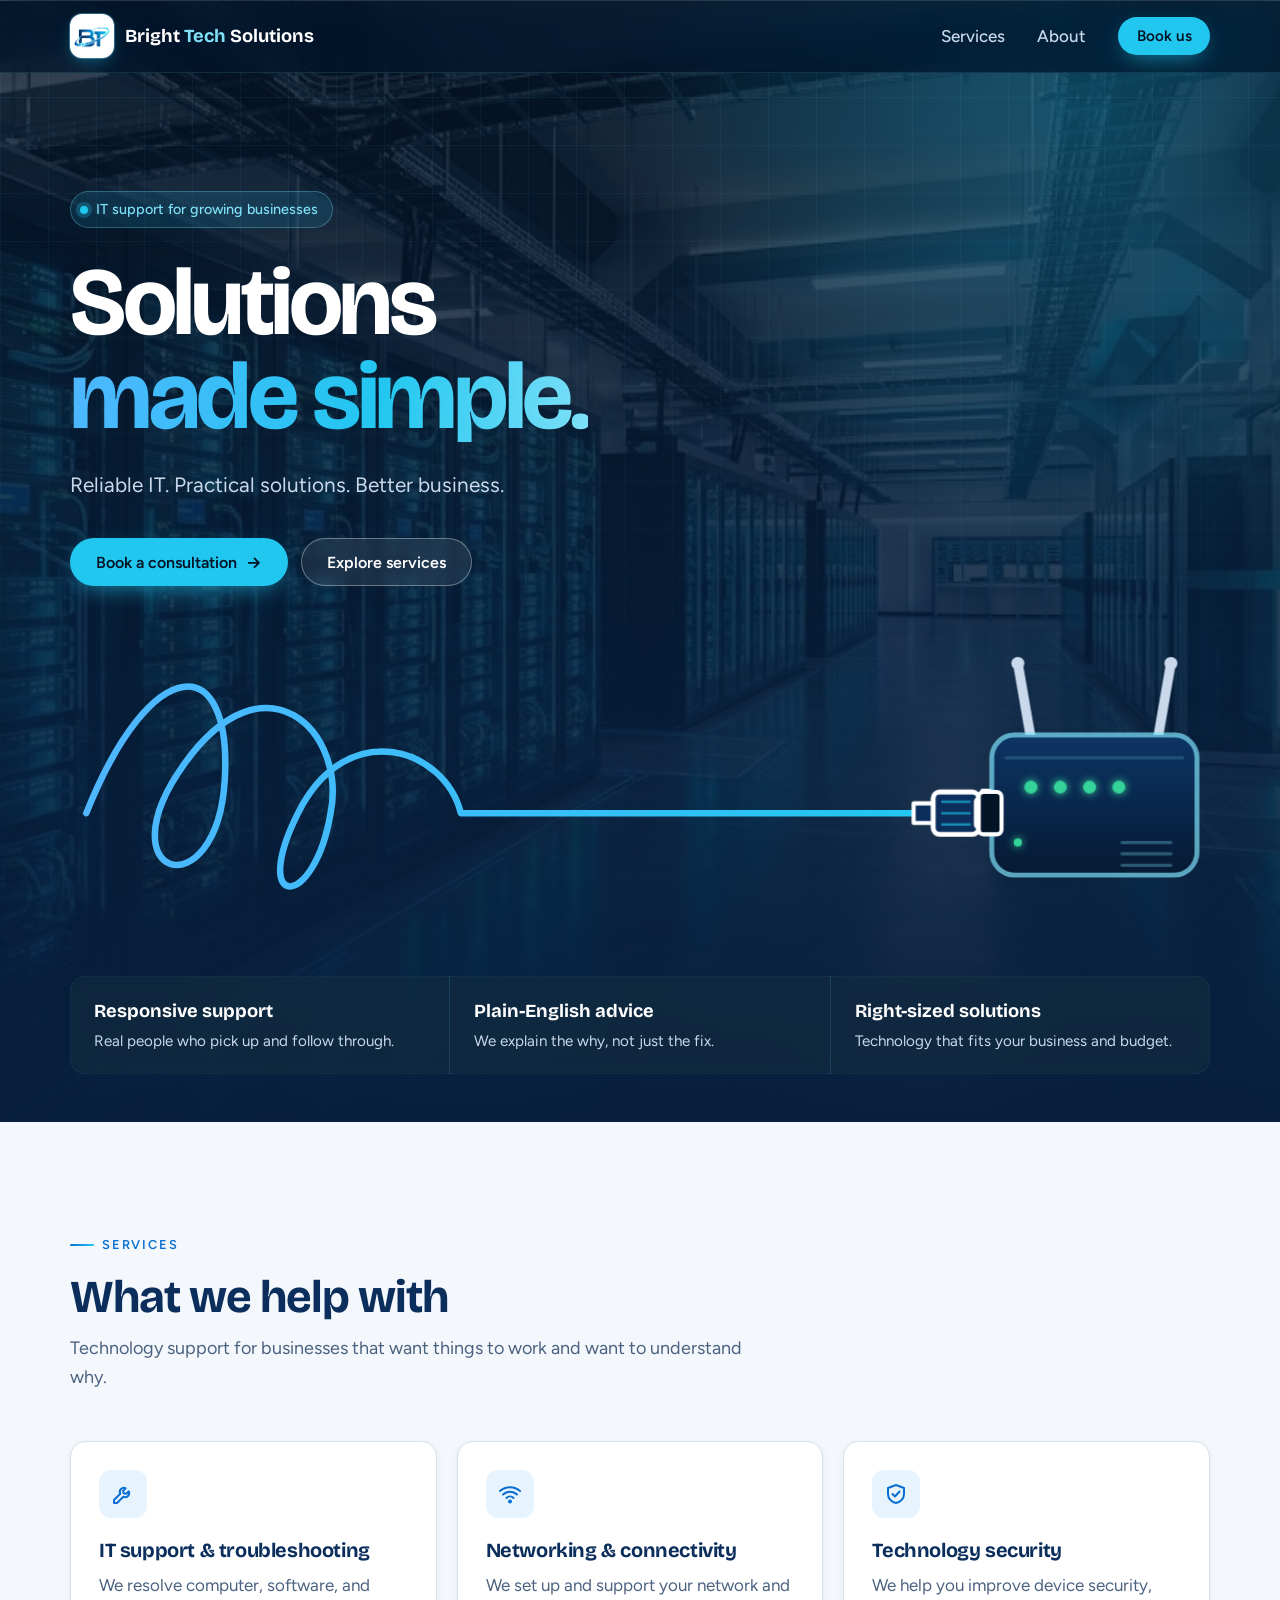
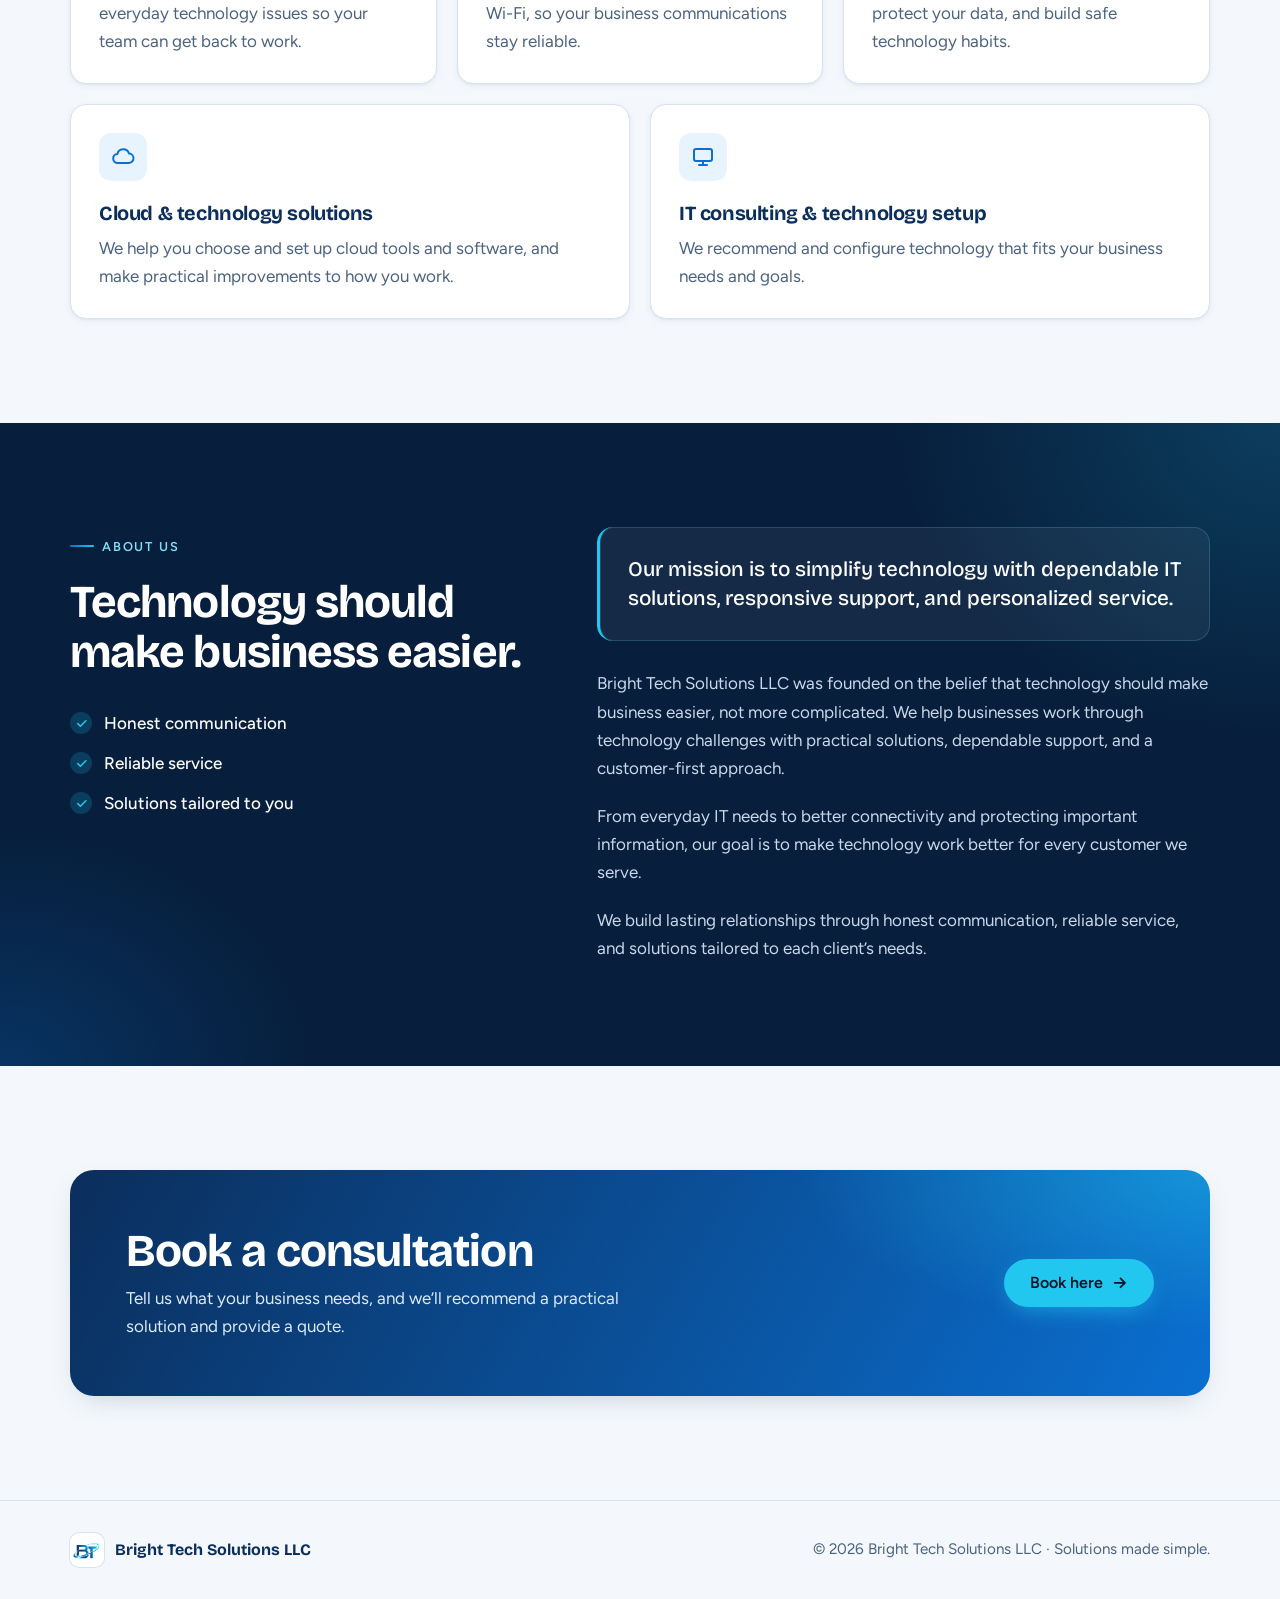
<file: index.html>
<!DOCTYPE html>
<html lang="en">
<head>
  <meta charset="UTF-8">
  <meta name="viewport" content="width=device-width, initial-scale=1">
  <title>Bright Tech Solutions LLC | Solutions Made Simple</title>
  <meta name="description" content="Bright Tech Solutions LLC delivers simple, reliable IT support, networking, security, and cloud solutions for businesses.">
  <meta name="theme-color" content="#041427">
  <link rel="icon" type="image/png" href="Images/Bright_Tech_Solutions_Logo-removebg-preview.png">
  <link rel="preconnect" href="https://fonts.googleapis.com">
  <link rel="preconnect" href="https://fonts.gstatic.com" crossorigin>
  <link href="https://fonts.googleapis.com/css2?family=Bricolage+Grotesque:opsz,wght@12..96,500;12..96,700&family=Figtree:wght@400;500;600&display=swap" rel="stylesheet">
  <link rel="stylesheet" href="css/styles.css">
  <script>document.documentElement.classList.add("js");</script>
</head>
<body>

  <nav class="site-nav" aria-label="Main">
    <div class="wrap">
      <a class="brand" href="#top">
        <span class="brand-mark"><img src="Images/Bright_Tech_Solutions_Logo-removebg-preview.png" alt="" aria-hidden="true"></span>
        <span>Bright <b>Tech</b> Solutions</span>
      </a>
      <ul class="nav-links">
        <li><a href="#services">Services</a></li>
        <li class="hide-sm"><a href="#about">About</a></li>
        <li><a class="btn btn-accent" href="quote.html">Book us</a></li>
      </ul>
    </div>
  </nav>

  <header class="hero" id="top">
    <div class="wrap hero-inner">
      <p class="badge"><span class="dot" aria-hidden="true"></span>IT support for growing businesses</p>
      <h1>Solutions<br><span class="gradient-text">made simple.</span></h1>
      <p class="tagline">Reliable IT. Practical solutions. Better business.</p>
      <div class="hero-actions">
        <a class="btn btn-accent" href="quote.html">
          Book a consultation
          <svg viewBox="0 0 24 24" fill="none" stroke="currentColor" stroke-width="2.5" stroke-linecap="round" stroke-linejoin="round" aria-hidden="true"><path d="M5 12h14M13 6l6 6-6 6"/></svg>
        </a>
        <a class="btn btn-ghost" href="#services">Explore services</a>
      </div>

      <svg class="line" viewBox="0 0 700 180" role="img" aria-label="A tangled network cable straightens, then its connector plugs into a router's LAN port, the link lights turn green and the router starts broadcasting Wi-Fi">
        <defs>
          <linearGradient id="cable" x1="0" x2="1" y1="0" y2="0">
            <stop offset="0" stop-color="#4fb6ff"/>
            <stop offset="1" stop-color="#22c7f0"/>
          </linearGradient>
          <linearGradient id="router-body" x1="0" x2="0" y1="0" y2="1">
            <stop offset="0" stop-color="#0d3566"/>
            <stop offset="1" stop-color="#061a33"/>
          </linearGradient>
          <filter id="led-glow" x="-200%" y="-200%" width="500%" height="500%">
            <feGaussianBlur stdDeviation="2.5" result="b"/>
            <feMerge><feMergeNode in="b"/><feMergeNode in="SourceGraphic"/></feMerge>
          </filter>
        </defs>

        <!-- Cable -->
        <path class="path" pathLength="1" d="M10 110 C 50 10, 100 10, 95 90 C 90 170, 20 150, 70 80 C 120 10, 170 60, 160 110 C 150 170, 110 170, 140 110 C 170 50, 230 70, 240 110 L 522 110"/>

        <!-- RJ45 plug (drawn under the router so its head disappears into the jack) -->
        <g class="plug">
          <path d="M518 104h14v12h-14z" fill="#0b2e5c" stroke="#fff" stroke-width="2.5" stroke-linejoin="round"/>
          <rect x="530" y="97" width="28" height="26" rx="4" fill="#0b2e5c" stroke="#fff" stroke-width="3"/>
          <path d="M535 103h18M535 110h18M535 117h18" stroke="#22c7f0" stroke-width="1.5" opacity="0.6"/>
          <rect x="556" y="101" width="36" height="18" rx="2" fill="rgba(127,224,248,0.3)" stroke="#fff" stroke-width="2"/>
          <path d="M560 101v-5h14l6 5" fill="none" stroke="#fff" stroke-width="2" stroke-linejoin="round"/>
          <path d="M572 105v10m5-10v10m5-10v10m5-10v10" stroke="#fbbf24" stroke-width="1.5"/>
        </g>

        <!-- Router -->
        <g class="router">
          <!-- Antennas -->
          <g stroke-linecap="round">
            <path d="M590 64 L582 18" stroke="#c9d8ea" stroke-width="6"/>
            <path d="M668 64 L676 18" stroke="#c9d8ea" stroke-width="6"/>
            <circle cx="582" cy="18" r="4" fill="#c9d8ea"/>
            <circle cx="676" cy="18" r="4" fill="#c9d8ea"/>
          </g>
          <!-- Wi-Fi waves (light up once connected) -->
          <g class="wifi" fill="none" stroke="#34d399" stroke-width="3" stroke-linecap="round">
            <path class="wave w1" d="M620 46 a12 12 0 0 1 18 0"/>
            <path class="wave w2" d="M612 38 a22 22 0 0 1 34 0"/>
            <path class="wave w3" d="M604 30 a32 32 0 0 1 50 0"/>
          </g>
          <!-- Body -->
          <rect x="566" y="62" width="126" height="86" rx="14" fill="url(#router-body)" stroke="#7fe0f8" stroke-opacity="0.7" stroke-width="3"/>
          <path d="M574 76h110" stroke="#7fe0f8" stroke-opacity="0.18" stroke-width="2"/>
          <!-- Vents -->
          <g stroke="#7fe0f8" stroke-opacity="0.3" stroke-width="2" stroke-linecap="round">
            <path d="M646 128h30M646 135h30M646 142h30"/>
          </g>
          <!-- Status LEDs: power, internet, LAN link, activity -->
          <g filter="url(#led-glow)">
            <circle cx="590" cy="94" r="4" fill="#34d399"/>
            <circle cx="608" cy="94" r="4" fill="#1e3a5f"/>
            <circle class="led-on" cx="608" cy="94" r="4" fill="#34d399"/>
            <circle cx="626" cy="94" r="4" fill="#1e3a5f"/>
            <circle class="led-on" cx="626" cy="94" r="4" fill="#34d399"/>
            <circle cx="644" cy="94" r="4" fill="#1e3a5f"/>
            <circle class="led-on led-activity" cx="644" cy="94" r="4" fill="#34d399"/>
          </g>
          <!-- LAN jack on the side -->
          <rect x="558" y="97" width="14" height="26" rx="3" fill="#041427" stroke="#fff" stroke-width="2.5"/>
          <circle class="led-on" cx="582" cy="128" r="2.5" fill="#34d399" filter="url(#led-glow)"/>
        </g>
      </svg>

      <div class="stats">
        <div class="stat"><strong>Responsive support</strong><span>Real people who pick up and follow through.</span></div>
        <div class="stat"><strong>Plain-English advice</strong><span>We explain the why, not just the fix.</span></div>
        <div class="stat"><strong>Right-sized solutions</strong><span>Technology that fits your business and budget.</span></div>
      </div>
    </div>
  </header>

  <main>
    <section id="services">
      <div class="wrap">
        <p class="eyebrow">Services</p>
        <h2>What we help with</h2>
        <p class="lede">Technology support for businesses that want things to work and want to understand why.</p>
        <ul class="services">
          <li class="service reveal">
            <span class="icon" aria-hidden="true"><svg viewBox="0 0 24 24" fill="none" stroke="currentColor" stroke-width="2" stroke-linecap="round" stroke-linejoin="round"><path d="M14.7 6.3a4 4 0 0 0-5.4 5.4L3 18v3h3l6.3-6.3a4 4 0 0 0 5.4-5.4l-2.6 2.6-2.4-.6-.6-2.4z"/></svg></span>
            <h3>IT support &amp; troubleshooting</h3>
            <p>We resolve computer, software, and everyday technology issues so your team can get back to work.</p>
          </li>
          <li class="service reveal">
            <span class="icon" aria-hidden="true"><svg viewBox="0 0 24 24" fill="none" stroke="currentColor" stroke-width="2" stroke-linecap="round" stroke-linejoin="round"><path d="M2 9a15 15 0 0 1 20 0M5 12.5a10 10 0 0 1 14 0M8.5 16a5 5 0 0 1 7 0"/><circle cx="12" cy="19.5" r="1"/></svg></span>
            <h3>Networking &amp; connectivity</h3>
            <p>We set up and support your network and Wi-Fi, so your business communications stay reliable.</p>
          </li>
          <li class="service reveal">
            <span class="icon" aria-hidden="true"><svg viewBox="0 0 24 24" fill="none" stroke="currentColor" stroke-width="2" stroke-linecap="round" stroke-linejoin="round"><path d="M12 3l8 3v6c0 4.5-3.4 8.3-8 9-4.6-.7-8-4.5-8-9V6z"/><path d="M8.5 12l2.5 2.5 4.5-5"/></svg></span>
            <h3>Technology security</h3>
            <p>We help you improve device security, protect your data, and build safe technology habits.</p>
          </li>
          <li class="service reveal">
            <span class="icon" aria-hidden="true"><svg viewBox="0 0 24 24" fill="none" stroke="currentColor" stroke-width="2" stroke-linecap="round" stroke-linejoin="round"><path d="M7 18a4.5 4.5 0 0 1-.6-9A6 6 0 0 1 18 8.5a4 4 0 0 1-.5 9.5z"/></svg></span>
            <h3>Cloud &amp; technology solutions</h3>
            <p>We help you choose and set up cloud tools and software, and make practical improvements to how you work.</p>
          </li>
          <li class="service reveal">
            <span class="icon" aria-hidden="true"><svg viewBox="0 0 24 24" fill="none" stroke="currentColor" stroke-width="2" stroke-linecap="round" stroke-linejoin="round"><rect x="3" y="4" width="18" height="12" rx="2"/><path d="M8 20h8M12 16v4"/></svg></span>
            <h3>IT consulting &amp; technology setup</h3>
            <p>We recommend and configure technology that fits your business needs and goals.</p>
          </li>
        </ul>
      </div>
    </section>

    <section id="about" class="about">
      <div class="wrap cols">
        <div>
          <p class="eyebrow">About us</p>
          <h2>Technology should make business easier.</h2>
          <ul class="values">
            <li>Honest communication</li>
            <li>Reliable service</li>
            <li>Solutions tailored to you</li>
          </ul>
        </div>
        <div class="reveal">
          <p class="mission">Our mission is to simplify technology with dependable IT solutions, responsive support, and personalized service.</p>
          <p>Bright Tech Solutions LLC was founded on the belief that technology should make business easier, not more complicated. We help businesses work through technology challenges with practical solutions, dependable support, and a customer-first approach.</p>
          <p>From everyday IT needs to better connectivity and protecting important information, our goal is to make technology work better for every customer we serve.</p>
          <p>We build lasting relationships through honest communication, reliable service, and solutions tailored to each client’s needs.</p>
        </div>
      </div>
    </section>

    <section id="contact">
      <div class="wrap">
        <div class="cta reveal">
          <div>
            <h2>Book a consultation</h2>
            <p>Tell us what your business needs, and we’ll recommend a practical solution and provide a quote.</p>
          </div>
          <a class="btn btn-accent" href="quote.html">
            Book here
            <svg viewBox="0 0 24 24" fill="none" stroke="currentColor" stroke-width="2.5" stroke-linecap="round" stroke-linejoin="round" aria-hidden="true"><path d="M5 12h14M13 6l6 6-6 6"/></svg>
          </a>
        </div>
      </div>
    </section>
  </main>

  <footer>
    <div class="wrap">
      <a class="brand" href="#top">
        <span class="brand-mark"><img src="Images/Bright_Tech_Solutions_Logo-removebg-preview.png" alt="" aria-hidden="true"></span>
        <span>Bright Tech Solutions LLC</span>
      </a>
      <span>© <span id="year">2026</span> Bright Tech Solutions LLC · Solutions made simple.</span>
    </div>
  </footer>

  <script>
    document.getElementById("year").textContent = new Date().getFullYear();
    const revealEls = document.querySelectorAll(".reveal");
    if ("IntersectionObserver" in window) {
      const io = new IntersectionObserver((entries) => {
        entries.forEach((entry) => {
          if (entry.isIntersecting) { entry.target.classList.add("is-visible"); io.unobserve(entry.target); }
        });
      }, { threshold: 0.15 });
      revealEls.forEach((el, i) => { el.style.transitionDelay = `${(i % 3) * 80}ms`; io.observe(el); });
    } else {
      revealEls.forEach((el) => el.classList.add("is-visible"));
    }
  </script>
</body>
</html>
</file>
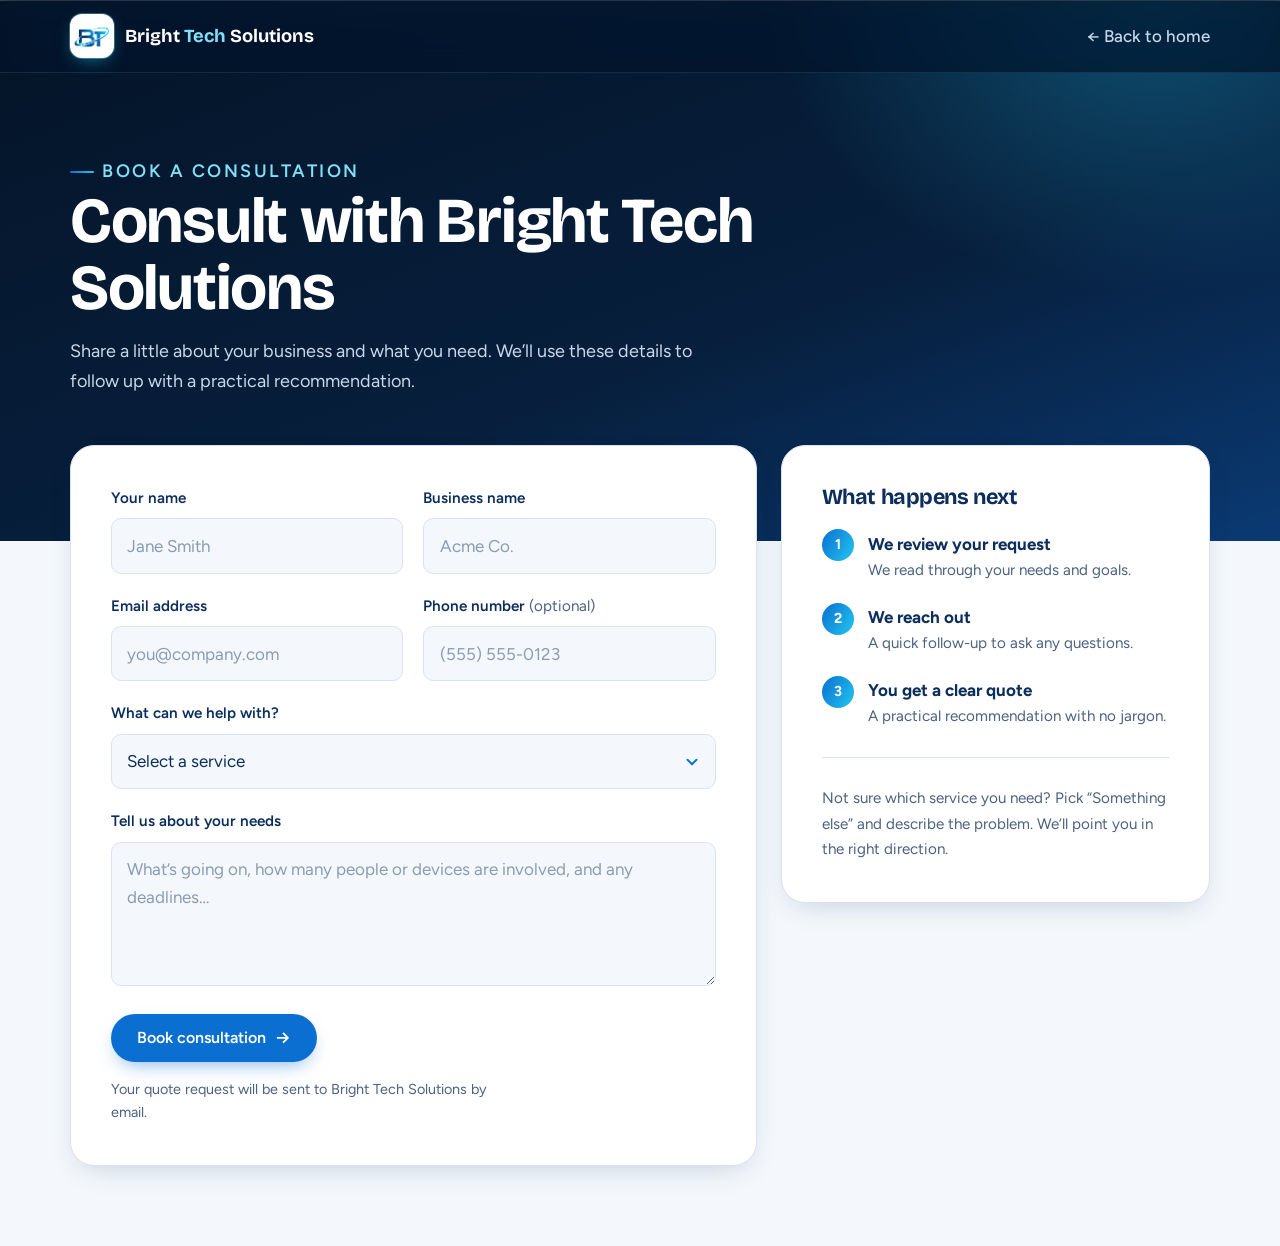
<file: quote.html>
<!DOCTYPE html>
<html lang="en">
<head>
  <meta charset="UTF-8">
  <meta name="viewport" content="width=device-width, initial-scale=1">
  <title>Request a Quote | Bright Tech Solutions LLC</title>
  <meta name="description" content="Tell Bright Tech Solutions about your business technology needs and request a quote.">
  <meta name="theme-color" content="#041427">
  <link rel="icon" type="image/png" href="Images/Bright_Tech_Solutions_Logo-removebg-preview.png">
  <link rel="preconnect" href="https://fonts.googleapis.com">
  <link rel="preconnect" href="https://fonts.gstatic.com" crossorigin>
  <link href="https://fonts.googleapis.com/css2?family=Bricolage+Grotesque:opsz,wght@12..96,500;12..96,700&family=Figtree:wght@400;500;600&display=swap" rel="stylesheet">
  <link rel="stylesheet" href="css/styles.css">
</head>
<body class="page-quote">
  <nav class="site-nav" aria-label="Main">
    <div class="wrap">
      <a class="brand" href="index.html">
        <span class="brand-mark"><img src="Images/Bright_Tech_Solutions_Logo-removebg-preview.png" alt="" aria-hidden="true"></span>
        <span>Bright <b>Tech</b> Solutions</span>
      </a>
      <ul class="nav-links">
        <li><a href="index.html">&larr; Back to home</a></li>
      </ul>
    </div>
  </nav>

  <header class="quote-hero">
    <div class="wrap">
      <p class="eyebrow">Book a consultation</p>
      <h1>Consult with Bright Tech Solutions</h1>
      <p>Share a little about your business and what you need. We’ll use these details to follow up with a practical recommendation.</p>
    </div>
  </header>

  <main class="wrap quote-layout">
    <form id="quote-form" class="card">
      <div class="fields">
        <div class="field">
          <label for="name">Your name</label>
          <input id="name" name="name" autocomplete="name" placeholder="Jane Smith" required>
        </div>
        <div class="field">
          <label for="business">Business name</label>
          <input id="business" name="business" autocomplete="organization" placeholder="Acme Co." required>
        </div>
        <div class="field">
          <label for="email">Email address</label>
          <input id="email" name="email" type="email" autocomplete="email" placeholder="you@company.com" required>
        </div>
        <div class="field">
          <label for="phone">Phone number <span class="optional">(optional)</span></label>
          <input id="phone" name="phone" type="tel" autocomplete="tel" placeholder="(555) 555-0123">
        </div>
        <div class="field field-wide">
          <label for="service">What can we help with?</label>
          <select id="service" name="service" required>
            <option value="" selected disabled>Select a service</option>
            <option>IT support and troubleshooting</option>
            <option>Networking and connectivity</option>
            <option>Technology security</option>
            <option>Cloud and technology solutions</option>
            <option>IT consulting and setup</option>
            <option>Something else</option>
          </select>
        </div>
        <div class="field field-wide">
          <label for="details">Tell us about your needs</label>
          <textarea id="details" name="details" placeholder="What’s going on, how many people or devices are involved, and any deadlines…" required></textarea>
        </div>
      </div>
      <div class="hp-field" aria-hidden="true">
        <label for="website">Leave this field empty</label>
        <input id="website" name="website" type="text" tabindex="-1" autocomplete="off">
      </div>
      <div class="form-footer">
        <button class="btn submit" type="submit">
          Book consultation
          <svg viewBox="0 0 24 24" fill="none" stroke="currentColor" stroke-width="2.5" stroke-linecap="round" stroke-linejoin="round" aria-hidden="true"><path d="M5 12h14M13 6l6 6-6 6"/></svg>
        </button>
        <p class="note">Your quote request will be sent to Bright Tech Solutions by email.</p>
        <p class="form-status" id="form-status" role="status" aria-live="polite"></p>
      </div>
    </form>

    <aside class="card aside">
      <h2>What happens next</h2>
      <ol class="steps">
        <li><div><strong>We review your request</strong><span>We read through your needs and goals.</span></div></li>
        <li><div><strong>We reach out</strong><span>A quick follow-up to ask any questions.</span></div></li>
        <li><div><strong>You get a clear quote</strong><span>A practical recommendation with no jargon.</span></div></li>
      </ol>
      <div class="divider"></div>
      <p class="small">Not sure which service you need? Pick “Something else” and describe the problem. We’ll point you in the right direction.</p>
    </aside>
  </main>

  <script>
    const quoteForm = document.querySelector("#quote-form");
    const submitButton = quoteForm.querySelector(".submit");
    const formStatus = document.querySelector("#form-status");

    quoteForm.addEventListener("submit", async (event) => {
      event.preventDefault();
      const formData = new FormData(quoteForm);
      const payload = Object.fromEntries(formData.entries());

      submitButton.disabled = true;
      formStatus.dataset.state = "sending";
      formStatus.textContent = "Sending your quote request…";

      // Shown when the server doesn't explain what went wrong (e.g. no internet).
      let problem = "We couldn't send your request right now.";

      try {
        const response = await fetch("/api/quote", {
          method: "POST",
          headers: {
            "Content-Type": "application/json",
            Accept: "application/json"
          },
          body: JSON.stringify(payload)
        });
        const result = await response.json().catch(() => ({}));

        if (!response.ok || result.success !== true) {
          if (result.message) problem = result.message;
          throw new Error(`Quote API returned ${response.status}`);
        }

        formStatus.dataset.state = "success";
        formStatus.textContent = "Your request has been sent. Check your inbox for a confirmation email. Thank you!";
        quoteForm.reset();
      } catch (error) {
        console.error("Unable to send quote request.", error);
        formStatus.dataset.state = "error";
        formStatus.textContent = `${problem} If it keeps happening, email us at consult@solutionswithbrighttech.com.`;
      } finally {
        submitButton.disabled = false;
      }
    });
  </script>
</body>
</html>
</file>
<file: css/styles.css>
/* ==========================================================================
   Bright Tech Solutions — shared styles
   Palette is drawn from the logo: deep navy → brand blue → bright cyan.
   ========================================================================== */

:root {
  /* Brand */
  --navy-950: #041427;   /* deepest background */
  --navy-900: #071f3d;   /* dark sections */
  --navy:     #0b2e5c;   /* primary text / "BRIGHT" in logo */
  --blue:     #0a6fd1;   /* primary actions / "TECH" in logo */
  --blue-700: #0857a8;   /* hover for primary */
  --cyan:     #22c7f0;   /* accent / logo nodes */
  --cyan-300: #7fe0f8;   /* light accent on dark */
  --gradient: linear-gradient(120deg, var(--blue) 0%, var(--cyan) 100%);

  /* Neutrals (blue-tinted so they sit with the brand) */
  --paper:    #f4f8fc;
  --surface:  #ffffff;
  --tint:     #e8f4fd;   /* soft cyan-blue wash */
  --line:     #d8e3ef;
  --muted:    #4b6280;
  --on-dark:  #c9d8ea;   /* body text on navy */

  /* Feedback */
  --success:  #0f8a5f;
  --error:    #b42318;
  --signal:   #34d399;   /* router "link up" green */

  /* Type */
  --display: "Bricolage Grotesque", "Segoe UI", system-ui, sans-serif;
  --body: "Figtree", "Segoe UI", system-ui, sans-serif;

  /* Shape & depth */
  --radius-sm: 10px;
  --radius: 16px;
  --radius-lg: 24px;
  --shadow-sm: 0 1px 2px rgba(11, 46, 92, 0.06), 0 2px 8px rgba(11, 46, 92, 0.05);
  --shadow: 0 10px 30px -12px rgba(11, 46, 92, 0.25);
  --ease: cubic-bezier(.2, .8, .2, 1);
}

*, *::before, *::after { box-sizing: border-box; }
html { scroll-behavior: smooth; scroll-padding-top: 5rem; }
body {
  margin: 0;
  background: var(--paper);
  color: var(--navy);
  font-family: var(--body);
  font-size: 1.0625rem;
  line-height: 1.65;
  -webkit-font-smoothing: antialiased;
}
img, svg { max-width: 100%; }
a { color: inherit; }
:focus-visible { outline: 3px solid var(--cyan); outline-offset: 3px; border-radius: 4px; }
::selection { background: var(--cyan); color: var(--navy-950); }

.wrap { width: min(1140px, 100% - 3rem); margin-inline: auto; }

h1, h2, h3 { font-family: var(--display); font-weight: 700; letter-spacing: -0.02em; }
h2 { font-size: clamp(2rem, 4vw, 2.85rem); line-height: 1.1; margin: 0 0 0.75rem; }

.eyebrow {
  display: inline-flex; align-items: center; gap: 0.5rem;
  margin: 0 0 1rem;
  font-size: 0.8rem; font-weight: 600; letter-spacing: 0.14em; text-transform: uppercase;
  color: var(--blue);
}
.eyebrow::before { content: ""; width: 1.5rem; height: 2px; background: var(--gradient); border-radius: 2px; }
.lede { color: var(--muted); max-width: 56ch; margin: 0 0 3rem; font-size: 1.125rem; }

/* Buttons ---------------------------------------------------------------- */
.btn {
  display: inline-flex; align-items: center; justify-content: center; gap: 0.5rem;
  padding: 0.9rem 1.6rem;
  border: 0; border-radius: 999px;
  background: var(--blue); color: #fff;
  font: 600 1rem/1.2 var(--body);
  text-decoration: none; cursor: pointer;
  box-shadow: 0 8px 20px -8px rgba(10, 111, 209, 0.6);
  transition: transform .2s var(--ease), background-color .2s, box-shadow .2s;
}
.btn:hover { background: var(--blue-700); transform: translateY(-2px); box-shadow: 0 12px 24px -10px rgba(10, 111, 209, 0.7); }
.btn:active { transform: translateY(0); }
.btn:disabled { opacity: .6; cursor: progress; transform: none; }
.btn svg { width: 1.1em; height: 1.1em; transition: transform .2s var(--ease); }
.btn:hover svg { transform: translateX(3px); }

.btn-accent { background: var(--cyan); color: var(--navy-950); box-shadow: 0 8px 24px -8px rgba(34, 199, 240, 0.7); }
.btn-accent:hover { background: #fff; color: var(--navy); }

.btn-ghost {
  background: rgba(255, 255, 255, 0.08); color: #fff;
  box-shadow: inset 0 0 0 1px rgba(255, 255, 255, 0.35);
  backdrop-filter: blur(6px);
}
.btn-ghost:hover { background: rgba(255, 255, 255, 0.16); box-shadow: inset 0 0 0 1px rgba(255, 255, 255, 0.6); }

/* Navigation (sticky, glass) -------------------------------------------- */
.site-nav {
  position: sticky; top: 0; z-index: 50;
  background: rgba(4, 20, 39, 0.72);
  backdrop-filter: saturate(160%) blur(14px);
  -webkit-backdrop-filter: saturate(160%) blur(14px);
  border-bottom: 1px solid rgba(127, 224, 248, 0.12);
  color: #fff;
}
.site-nav .wrap {
  display: flex; align-items: center; justify-content: space-between; gap: 1rem;
  min-height: 4.5rem;
}
.brand {
  display: inline-flex; align-items: center; gap: 0.7rem;
  font-family: var(--display); font-weight: 700; font-size: 1.15rem;
  text-decoration: none; color: #fff;
}
.brand-mark {
  display: grid; place-items: center;
  width: 2.75rem; height: 2.75rem; flex: 0 0 auto;
  background: #fff; border-radius: 12px;
  box-shadow: 0 0 0 1px rgba(127, 224, 248, 0.35), 0 6px 18px -6px rgba(34, 199, 240, 0.6);
}
.brand-mark img { width: 2.2rem; height: auto; display: block; }
.brand span b { font-weight: 700; color: var(--cyan-300); }
.nav-links { display: flex; align-items: center; gap: 2rem; list-style: none; margin: 0; padding: 0; }
.nav-links a:not(.btn) {
  position: relative; text-decoration: none; font-weight: 500; color: var(--on-dark);
  transition: color .2s;
}
.nav-links a:not(.btn)::after {
  content: ""; position: absolute; left: 0; right: 0; bottom: -6px; height: 2px;
  background: var(--gradient); border-radius: 2px;
  transform: scaleX(0); transform-origin: left; transition: transform .25s var(--ease);
}
.nav-links a:not(.btn):hover { color: #fff; }
.nav-links a:not(.btn):hover::after { transform: scaleX(1); }
.nav-links .btn { padding: 0.6rem 1.15rem; font-size: 0.95rem; }

/* Hero ------------------------------------------------------------------- */
.hero {
  position: relative; isolation: isolate; overflow: hidden;
  margin-top: -4.5rem; padding-top: 4.5rem;  /* sit under the glass nav */
  background:
    radial-gradient(60% 70% at 85% 10%, rgba(34, 199, 240, 0.28), transparent 60%),
    linear-gradient(180deg, rgba(4, 20, 39, 0.78) 0%, rgba(7, 31, 61, 0.88) 70%, var(--navy-900) 100%),
    url("../Images/server%20room.jpg") center / cover no-repeat;
  color: #fff;
  padding-bottom: 3rem;
}
.hero::after {  /* faint tech grid */
  content: ""; position: absolute; inset: 0; z-index: -1;
  background-image:
    linear-gradient(rgba(127, 224, 248, 0.06) 1px, transparent 1px),
    linear-gradient(90deg, rgba(127, 224, 248, 0.06) 1px, transparent 1px);
  background-size: 48px 48px;
  mask-image: linear-gradient(180deg, #000 0%, transparent 85%);
}
.hero-inner { padding-top: clamp(3rem, 9vw, 6.5rem); }
.badge {
  display: inline-flex; align-items: center; gap: 0.55rem;
  padding: 0.4rem 0.9rem 0.4rem 0.6rem; margin-bottom: 1.75rem;
  border-radius: 999px;
  background: rgba(34, 199, 240, 0.12);
  box-shadow: inset 0 0 0 1px rgba(127, 224, 248, 0.3);
  color: var(--cyan-300); font-size: 0.9rem; font-weight: 500;
}
.badge .dot { width: 0.5rem; height: 0.5rem; border-radius: 50%; background: var(--cyan); box-shadow: 0 0 0 4px rgba(34, 199, 240, 0.25); animation: pulse 2.4s ease-in-out infinite; }
@keyframes pulse { 50% { box-shadow: 0 0 0 8px rgba(34, 199, 240, 0); } }
.hero h1 {
  font-size: clamp(2.9rem, 8vw, 6rem);
  line-height: 0.98; letter-spacing: -0.035em;
  margin: 0 0 1.5rem;
}
.gradient-text {
  background: linear-gradient(100deg, #4fb6ff 0%, var(--cyan) 60%, var(--cyan-300) 100%);
  -webkit-background-clip: text; background-clip: text; color: transparent;
}
.hero .tagline { font-size: clamp(1.1rem, 2vw, 1.3rem); color: var(--on-dark); max-width: 40ch; margin: 0 0 2.25rem; }
.hero-actions { display: flex; flex-wrap: wrap; gap: 0.85rem; }

.line { display: block; width: 100%; height: auto; margin-top: 3rem; overflow: visible; }
.line .path {
  fill: none; stroke: url(#cable); stroke-width: 4; stroke-linecap: round; stroke-linejoin: round;
  stroke-dasharray: 1; stroke-dashoffset: 1;
  animation: draw 5.2s cubic-bezier(.45, 0, .25, 1) 0.2s forwards;
}
.line .plug { opacity: 0; animation: plug-in 1s var(--ease) 5.4s forwards; }
.line .router { transform-box: fill-box; transform-origin: 50% 100%; animation: click 0.25s ease-out 6.2s; }
.line .led-on { opacity: 0; animation: light-on 0.25s ease-out 6.45s forwards; }
.line .led-activity { animation: light-on 0.25s ease-out 6.45s forwards, blink 0.9s steps(2, jump-none) 6.9s infinite; }
.line .wave { opacity: 0; animation: broadcast 2.4s ease-in-out infinite; }
.line .w1 { animation-delay: 6.8s; }
.line .w2 { animation-delay: 7.0s; }
.line .w3 { animation-delay: 7.2s; }
@keyframes draw { to { stroke-dashoffset: 0; } }
@keyframes plug-in {          /* slide the RJ45 head into the jack, with a small seat-and-settle */
  0%   { opacity: 0; transform: translateX(-60px); }
  20%  { opacity: 1; transform: translateX(-44px); }
  80%  { opacity: 1; transform: translateX(2px); }
  100% { opacity: 1; transform: translateX(0); }
}
@keyframes click { 40% { transform: translateX(2px); } }
@keyframes light-on { to { opacity: 1; } }
@keyframes blink { 0%, 100% { opacity: 1; } 50% { opacity: 0.15; } }
@keyframes broadcast { 0% { opacity: 0; } 30%, 60% { opacity: 1; } 100% { opacity: 0.15; } }

/* Stats strip */
.stats {
  display: grid; grid-template-columns: repeat(3, minmax(0, 1fr)); gap: 1px;
  margin-top: 3rem; overflow: hidden;
  border-radius: var(--radius); background: rgba(127, 224, 248, 0.16);
  box-shadow: inset 0 0 0 1px rgba(127, 224, 248, 0.16);
}
.stat { padding: 1.25rem 1.5rem; background: rgba(4, 20, 39, 0.55); backdrop-filter: blur(6px); }
.stat strong { display: block; font-family: var(--display); font-size: 1.15rem; color: #fff; }
.stat span { color: var(--on-dark); font-size: 0.95rem; }

/* Sections --------------------------------------------------------------- */
section { padding-block: clamp(4rem, 9vw, 6.5rem); }

/* Services: card grid */
.services {
  display: grid; grid-template-columns: repeat(auto-fit, minmax(280px, 1fr)); gap: 1.25rem;
  list-style: none; margin: 0; padding: 0;
}
@media (min-width: 900px) {  /* 3 on top, 2 wider below — no orphan gap */
  .services { grid-template-columns: repeat(6, minmax(0, 1fr)); }
  .service { grid-column: span 2; }
  .service:nth-last-child(-n + 2):nth-child(3n + 1),
  .service:nth-last-child(-n + 2):nth-child(3n + 1) + .service { grid-column: span 3; }
}
.service {
  position: relative;
  padding: 1.75rem;
  background: var(--surface);
  border: 1px solid var(--line);
  border-radius: var(--radius);
  box-shadow: var(--shadow-sm);
  transition: transform .25s var(--ease), box-shadow .25s var(--ease), border-color .25s;
}
.service::before {  /* gradient top edge on hover */
  content: ""; position: absolute; inset: 0 0 auto; height: 3px;
  border-radius: var(--radius) var(--radius) 0 0;
  background: var(--gradient); opacity: 0; transition: opacity .25s;
}
.service:hover { transform: translateY(-4px); box-shadow: var(--shadow); border-color: transparent; }
.service:hover::before { opacity: 1; }
.service .icon {
  display: grid; place-items: center;
  width: 3rem; height: 3rem; margin-bottom: 1.25rem;
  border-radius: 12px; background: var(--tint); color: var(--blue);
}
.service .icon svg { width: 1.5rem; height: 1.5rem; }
.service h3 { margin: 0 0 0.5rem; font-size: 1.25rem; line-height: 1.25; }
.service p { margin: 0; color: var(--muted); }

/* About */
.about {
  position: relative; overflow: hidden;
  background:
    radial-gradient(50% 80% at 100% 0%, rgba(34, 199, 240, 0.18), transparent 60%),
    radial-gradient(40% 60% at 0% 100%, rgba(10, 111, 209, 0.25), transparent 60%),
    var(--navy-900);
  color: #fff;
}
.about .eyebrow { color: var(--cyan-300); }
.about .cols { display: grid; grid-template-columns: minmax(0, 1fr) minmax(0, 1.3fr); gap: 3.5rem; align-items: start; }
.about h2 { margin: 0 0 1.5rem; }
.about p { margin: 0 0 1.25rem; max-width: 60ch; color: var(--on-dark); }
.about p:last-child { margin-bottom: 0; }
.about .mission + p { margin-top: 1.75rem; }
.about .mission {
  margin: 0; padding: 1.75rem;
  border-radius: var(--radius);
  background: rgba(255, 255, 255, 0.05);
  box-shadow: inset 0 0 0 1px rgba(127, 224, 248, 0.18);
  border-left: 3px solid var(--cyan);
  font-family: var(--display); font-size: 1.3rem; line-height: 1.4; font-weight: 500; color: #fff;
}
.values { display: grid; gap: 0.75rem; margin: 2rem 0 0; padding: 0; list-style: none; }
.values li { display: flex; align-items: center; gap: 0.75rem; color: #fff; font-weight: 500; }
.values li::before {
  content: ""; width: 1.4rem; height: 1.4rem; flex: 0 0 auto; border-radius: 50%;
  background: rgba(34, 199, 240, 0.18) url("data:image/svg+xml,%3Csvg xmlns='http://www.w3.org/2000/svg' viewBox='0 0 24 24' fill='none' stroke='%2322c7f0' stroke-width='3' stroke-linecap='round' stroke-linejoin='round'%3E%3Cpath d='M5 12l5 5L20 7'/%3E%3C/svg%3E") center / 0.8rem no-repeat;
}

/* Contact CTA card */
.cta {
  display: flex; flex-wrap: wrap; align-items: center; justify-content: space-between; gap: 2rem;
  padding: clamp(2rem, 5vw, 3.5rem);
  border-radius: var(--radius-lg);
  background:
    radial-gradient(60% 120% at 100% 0%, rgba(34, 199, 240, 0.45), transparent 60%),
    linear-gradient(120deg, var(--navy) 0%, var(--blue) 100%);
  color: #fff;
  box-shadow: var(--shadow);
}
.cta h2 { margin-bottom: 0.5rem; }
.cta p { margin: 0; color: #dcebfa; max-width: 46ch; }

/* Footer ----------------------------------------------------------------- */
footer { border-top: 1px solid var(--line); padding-block: 2rem; color: var(--muted); font-size: 0.95rem; }
footer .wrap { display: flex; flex-wrap: wrap; align-items: center; justify-content: space-between; gap: 0.5rem 2rem; }
footer .brand { color: var(--navy); font-size: 1rem; }
footer .brand-mark { width: 2.1rem; height: 2.1rem; border-radius: 9px; box-shadow: 0 0 0 1px var(--line); }
footer .brand-mark img { width: 1.7rem; }

/* Scroll reveal (progressive: only when JS adds .js to <html>) */
.js .reveal { opacity: 0; transform: translateY(18px); transition: opacity .7s var(--ease), transform .7s var(--ease); }
.js .reveal.is-visible { opacity: 1; transform: none; }

/* ==========================================================================
   Quote page
   ========================================================================== */
.page-quote { background: var(--paper); }
.quote-hero {
  position: relative; overflow: hidden;
  margin-top: -4.5rem; padding: calc(4.5rem + clamp(3rem, 7vw, 5rem)) 0 clamp(7rem, 12vw, 9rem);
  background:
    radial-gradient(50% 90% at 90% 0%, rgba(34, 199, 240, 0.3), transparent 60%),
    linear-gradient(160deg, var(--navy-950) 0%, var(--navy-900) 60%, #0a3a73 100%);
  color: #fff;
}
.quote-hero .eyebrow { color: var(--cyan-300); }
.quote-hero h1 { margin: 0 0 1rem; font-size: clamp(2.4rem, 6vw, 4rem); line-height: 1.05; max-width: 18ch; }
.quote-hero p { margin: 0; color: var(--on-dark); max-width: 56ch; font-size: 1.125rem; }

.quote-layout {
  display: grid; grid-template-columns: minmax(0, 1.6fr) minmax(0, 1fr); gap: 1.5rem;
  align-items: start;
  margin-top: clamp(-6rem, -9vw, -4.5rem); padding-bottom: 5rem;
  position: relative;
}
.card {
  background: var(--surface);
  border: 1px solid var(--line);
  border-radius: var(--radius-lg);
  box-shadow: var(--shadow);
  padding: clamp(1.5rem, 4vw, 2.5rem);
}
.fields { display: grid; grid-template-columns: repeat(2, minmax(0, 1fr)); gap: 1.25rem 1.25rem; }
.field { display: grid; gap: 0.45rem; }
.field-wide { grid-column: 1 / -1; }
label { font-weight: 600; font-size: 0.95rem; }
label .optional { color: var(--muted); font-weight: 400; }
input, select, textarea {
  width: 100%;
  border: 1px solid var(--line);
  border-radius: var(--radius-sm);
  padding: 0.8rem 0.95rem;
  background: var(--paper);
  color: var(--navy);
  font: inherit;
  transition: border-color .2s, box-shadow .2s, background-color .2s;
}
input::placeholder, textarea::placeholder { color: #8a9bb2; }
input:hover, select:hover, textarea:hover { border-color: #b9cadd; }
input:focus, select:focus, textarea:focus {
  outline: none; background: #fff;
  border-color: var(--blue);
  box-shadow: 0 0 0 4px rgba(10, 111, 209, 0.15);
}
select {
  appearance: none; -webkit-appearance: none;
  padding-right: 2.5rem;
  background-image: url("data:image/svg+xml,%3Csvg xmlns='http://www.w3.org/2000/svg' viewBox='0 0 24 24' fill='none' stroke='%230a6fd1' stroke-width='2.5' stroke-linecap='round' stroke-linejoin='round'%3E%3Cpath d='M6 9l6 6 6-6'/%3E%3C/svg%3E");
  background-repeat: no-repeat; background-position: right 0.9rem center; background-size: 1.1rem;
}
textarea { min-height: 9rem; resize: vertical; }
.form-footer { display: flex; flex-wrap: wrap; align-items: center; gap: 1rem 1.5rem; margin-top: 1.75rem; }
.note { max-width: 42ch; margin: 0; color: var(--muted); font-size: 0.9rem; }
.form-status { flex-basis: 100%; margin: 0; font-weight: 500; }
/* Spam trap: hidden from people, but bots that fill every field will fill this one. */
.hp-field { position: absolute; left: -10000px; width: 1px; height: 1px; overflow: hidden; }
.form-status:empty { display: none; }
.form-status[data-state] { padding: 0.8rem 1rem; border-radius: var(--radius-sm); }
.form-status[data-state="sending"] { background: var(--tint); color: var(--blue-700); }
.form-status[data-state="success"] { background: #e6f6ef; color: var(--success); }
.form-status[data-state="error"]   { background: #fdecea; color: var(--error); }

.aside h2 { font-size: 1.35rem; margin-bottom: 1.25rem; }
.steps { list-style: none; margin: 0; padding: 0; display: grid; gap: 1.25rem; counter-reset: step; }
.steps li { display: grid; grid-template-columns: auto 1fr; gap: 0.9rem; counter-increment: step; }
.steps li::before {
  content: counter(step);
  display: grid; place-items: center; width: 2rem; height: 2rem; border-radius: 50%;
  background: var(--gradient); color: #fff; font-weight: 700; font-size: 0.9rem;
}
.steps strong { display: block; line-height: 1.3; margin-top: 0.2rem; }
.steps span { color: var(--muted); font-size: 0.95rem; }
.aside .divider { height: 1px; background: var(--line); margin: 1.75rem 0; }
.aside .small { margin: 0; color: var(--muted); font-size: 0.95rem; }

/* Responsive ------------------------------------------------------------- */
@media (max-width: 860px) {
  .about .cols, .quote-layout { grid-template-columns: 1fr; }
  .about .cols { gap: 1.5rem; }
}
@media (max-width: 680px) {
  .wrap { width: min(100% - 2rem, 1140px); }
  .nav-links { gap: 1.1rem; }
  .nav-links .hide-sm { display: none; }
  .site-nav .brand > span:not(.brand-mark) { display: none; }
  .stats { grid-template-columns: 1fr; }
  .fields { grid-template-columns: 1fr; }
  .cta { flex-direction: column; align-items: flex-start; }
}

@media (prefers-reduced-motion: reduce) {
  html { scroll-behavior: auto; }
  *, *::before, *::after { transition-duration: 0s !important; }
  .badge .dot { animation: none; }
  .line .path { animation: none; stroke-dashoffset: 0; }
  .line .plug, .line .led-on, .line .wave { animation: none; opacity: 1; transform: none; }
  .line .router { animation: none; }
  .js .reveal { opacity: 1; transform: none; }
}
</file>
